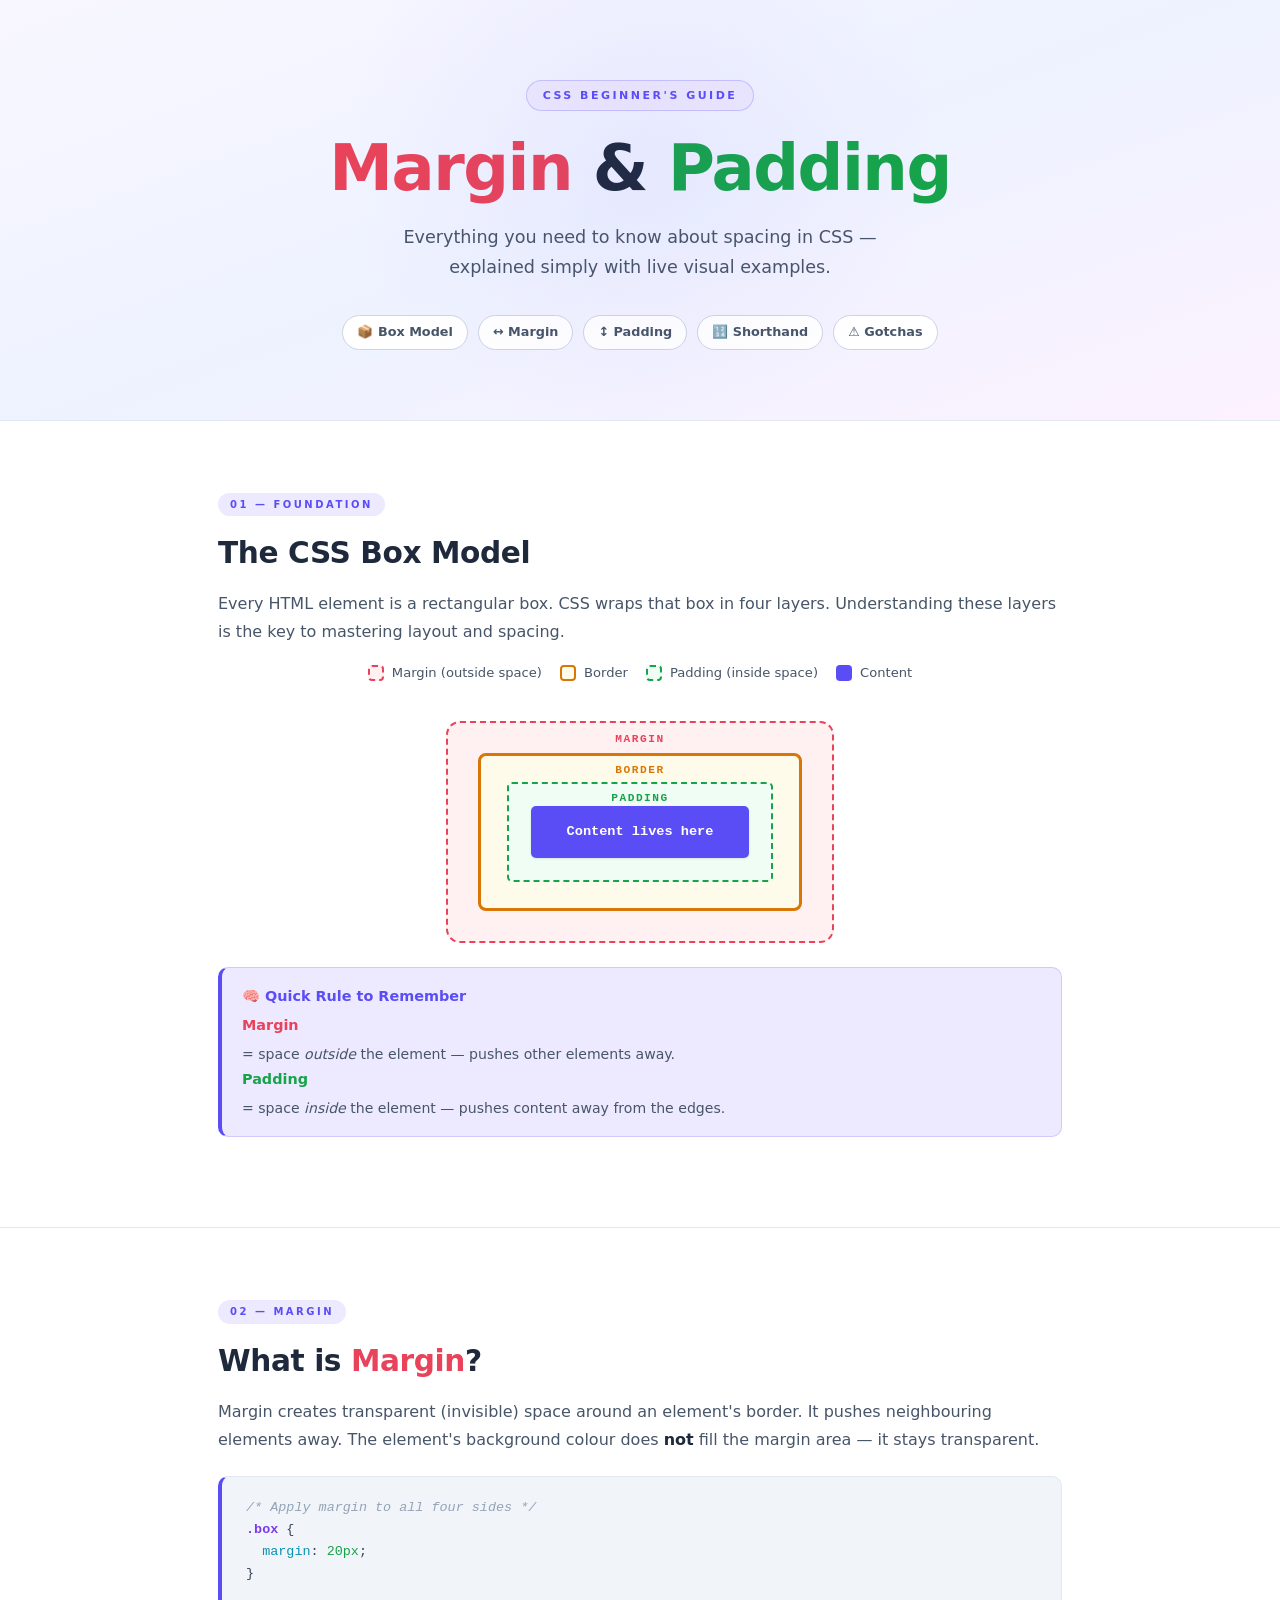
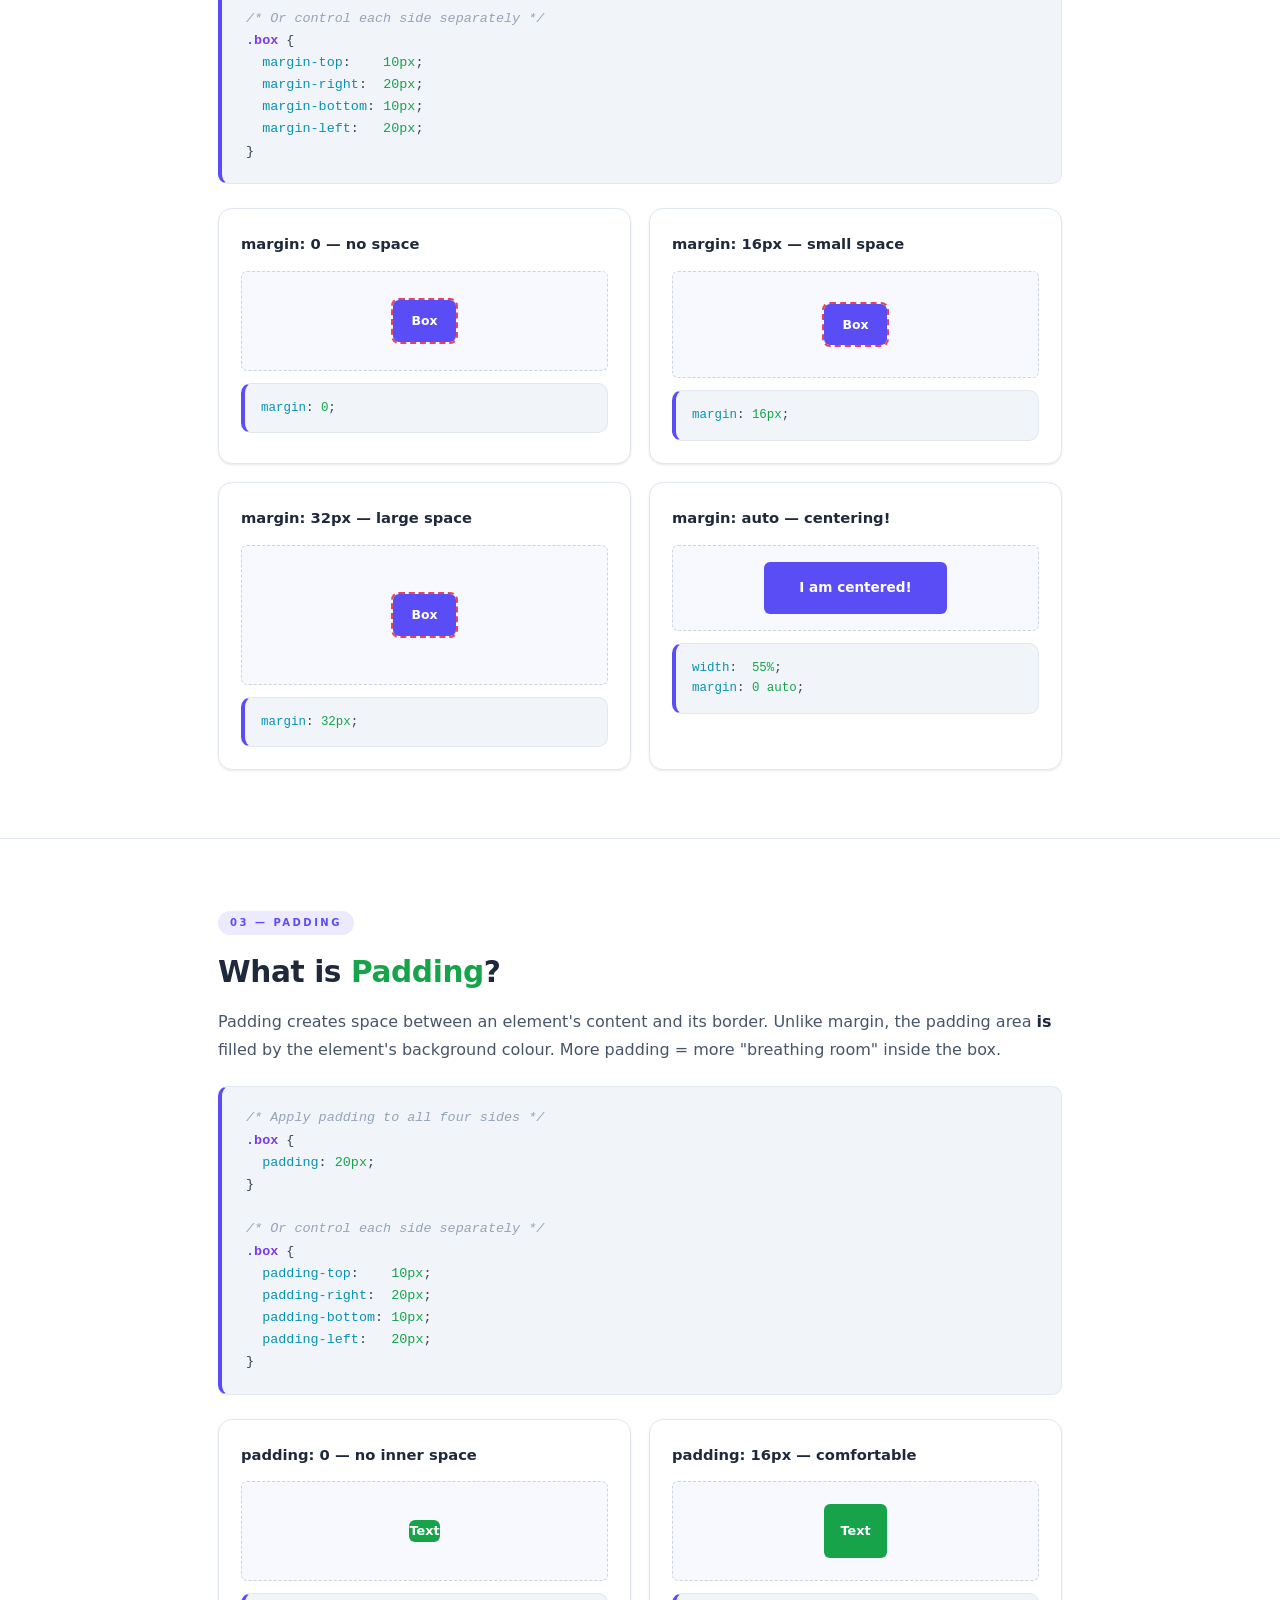
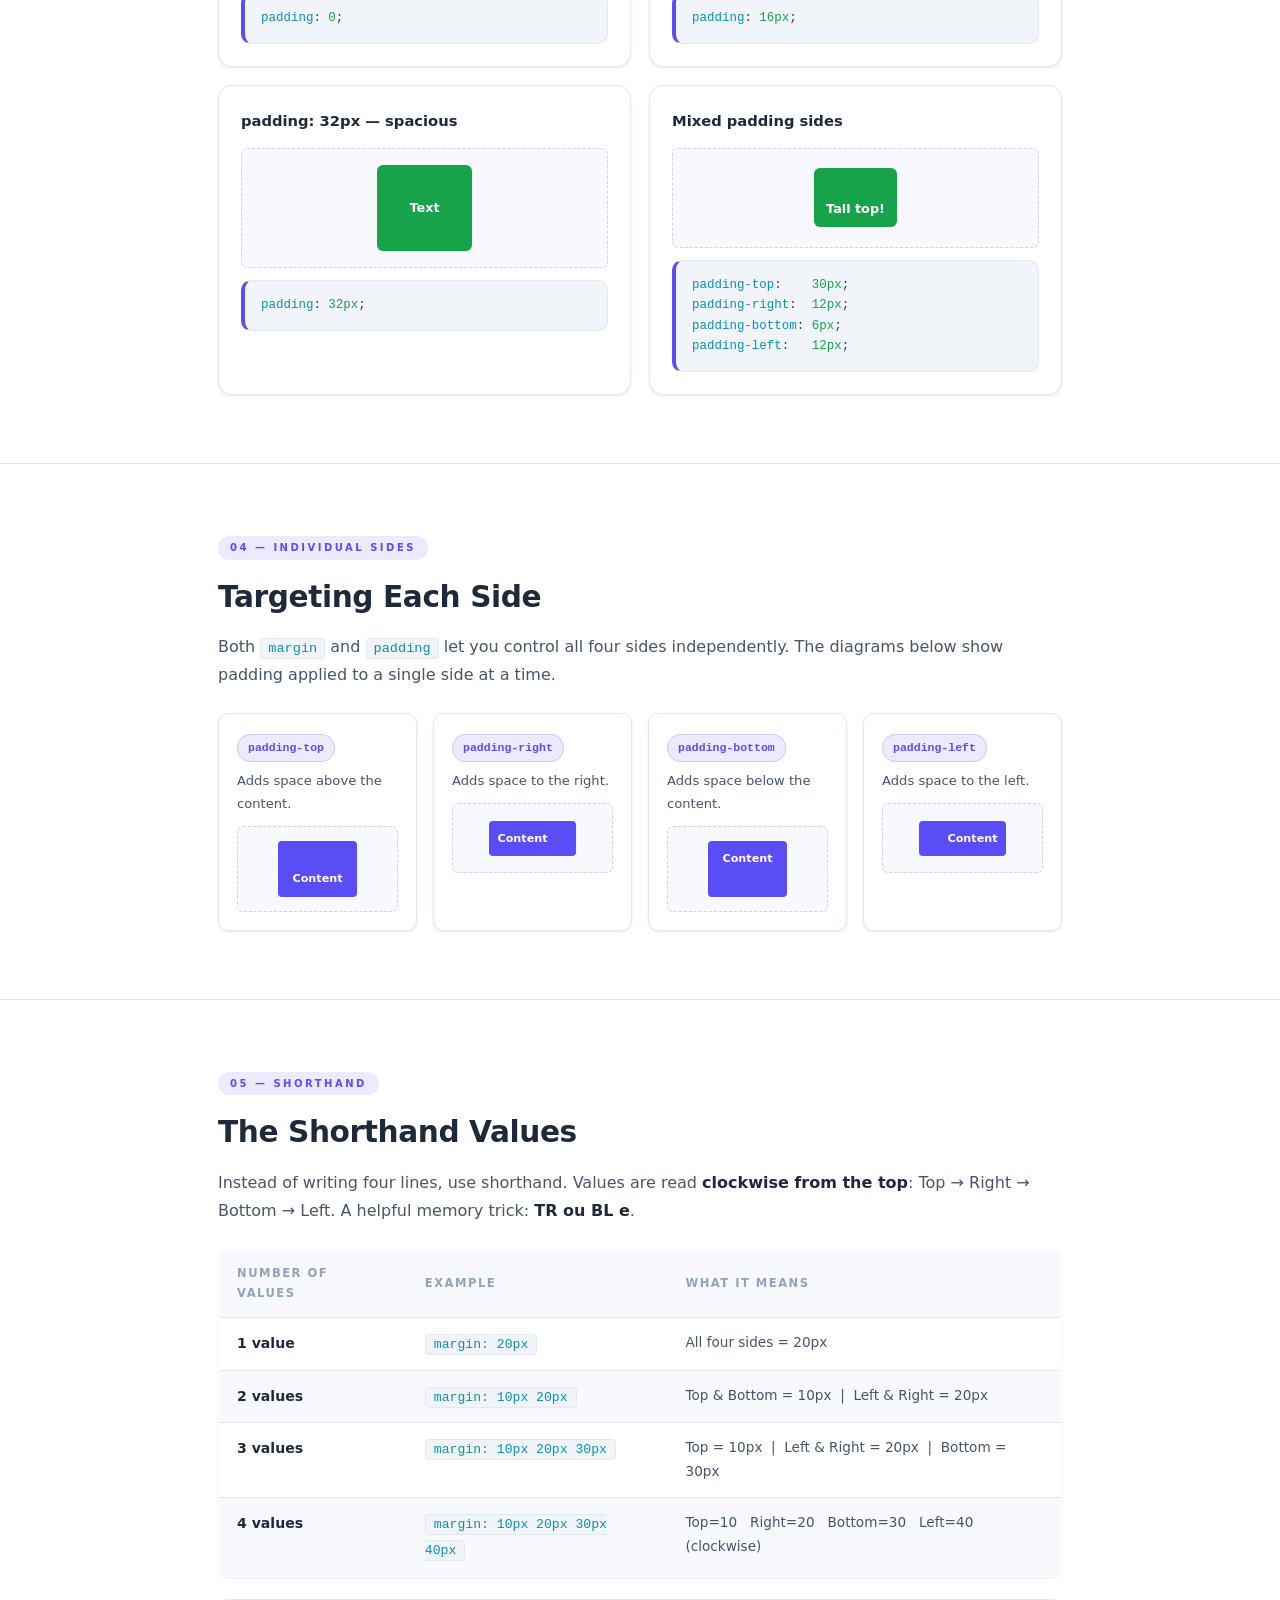
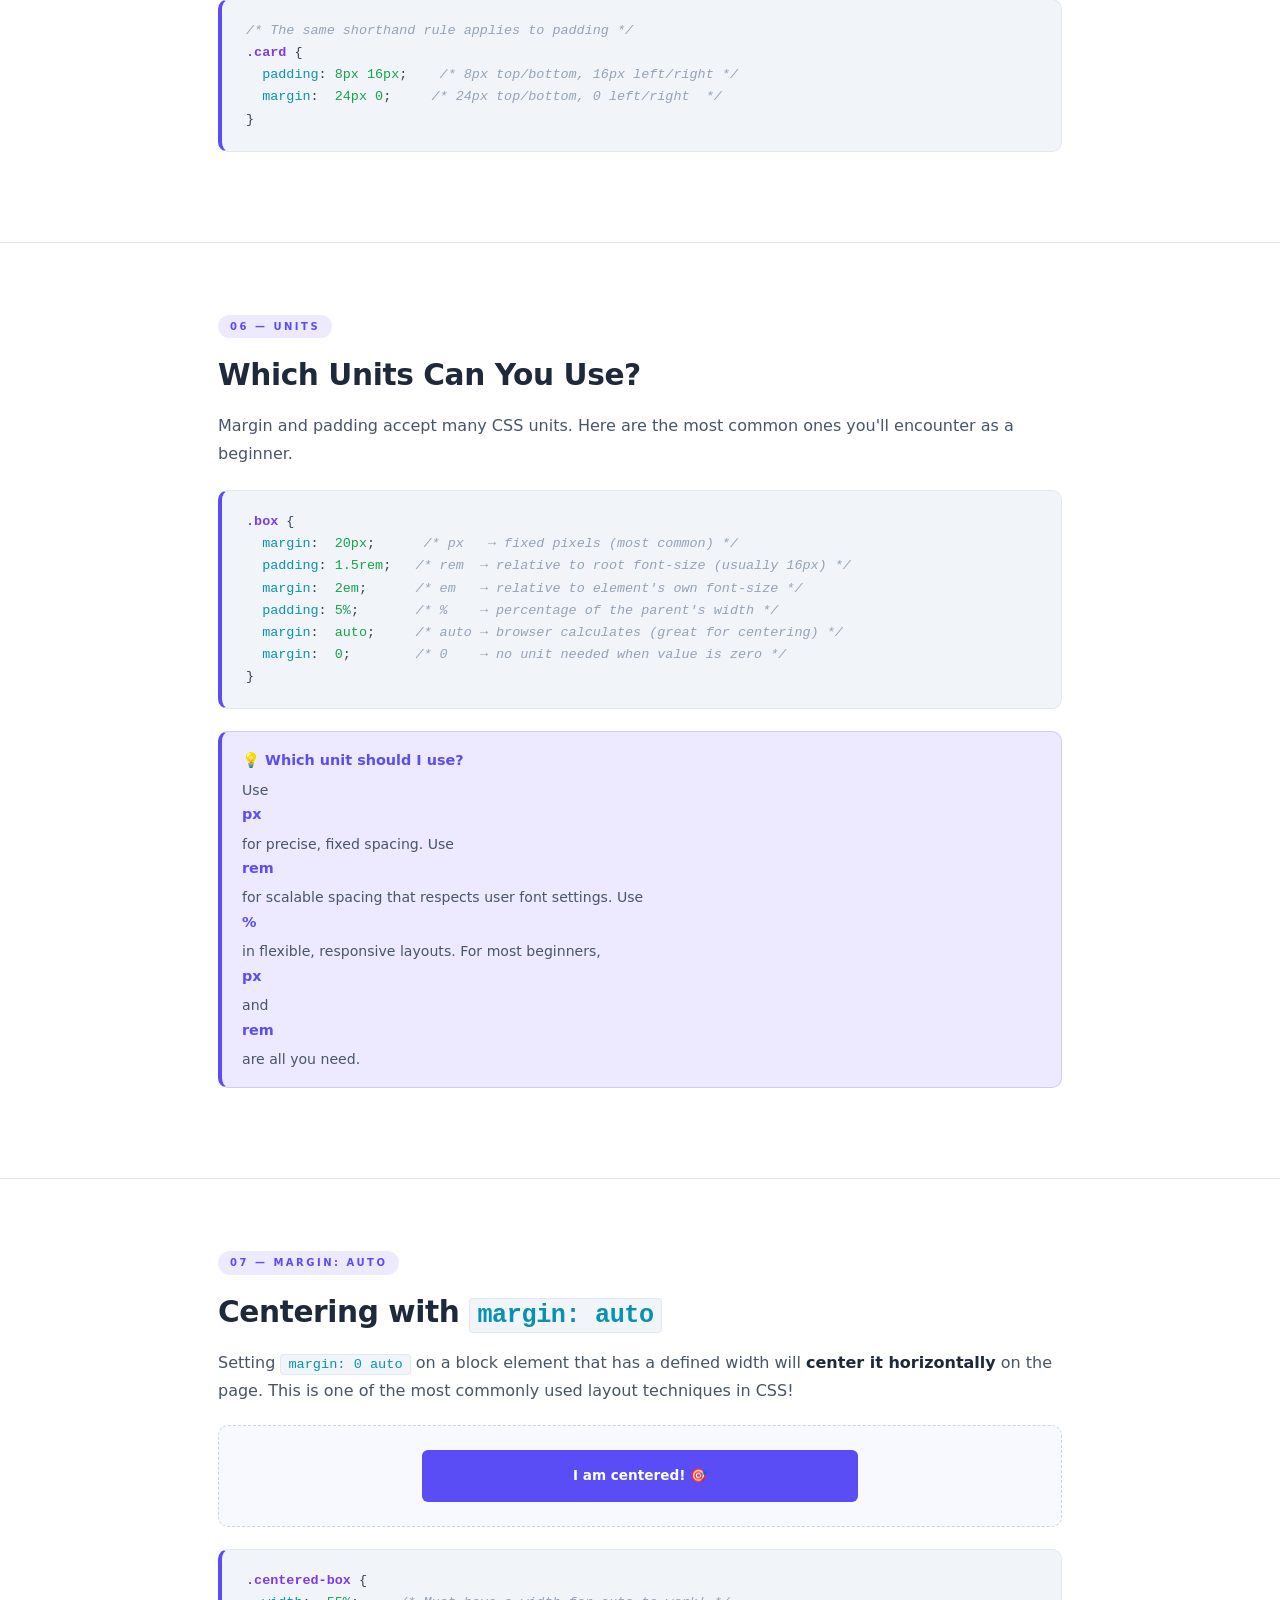
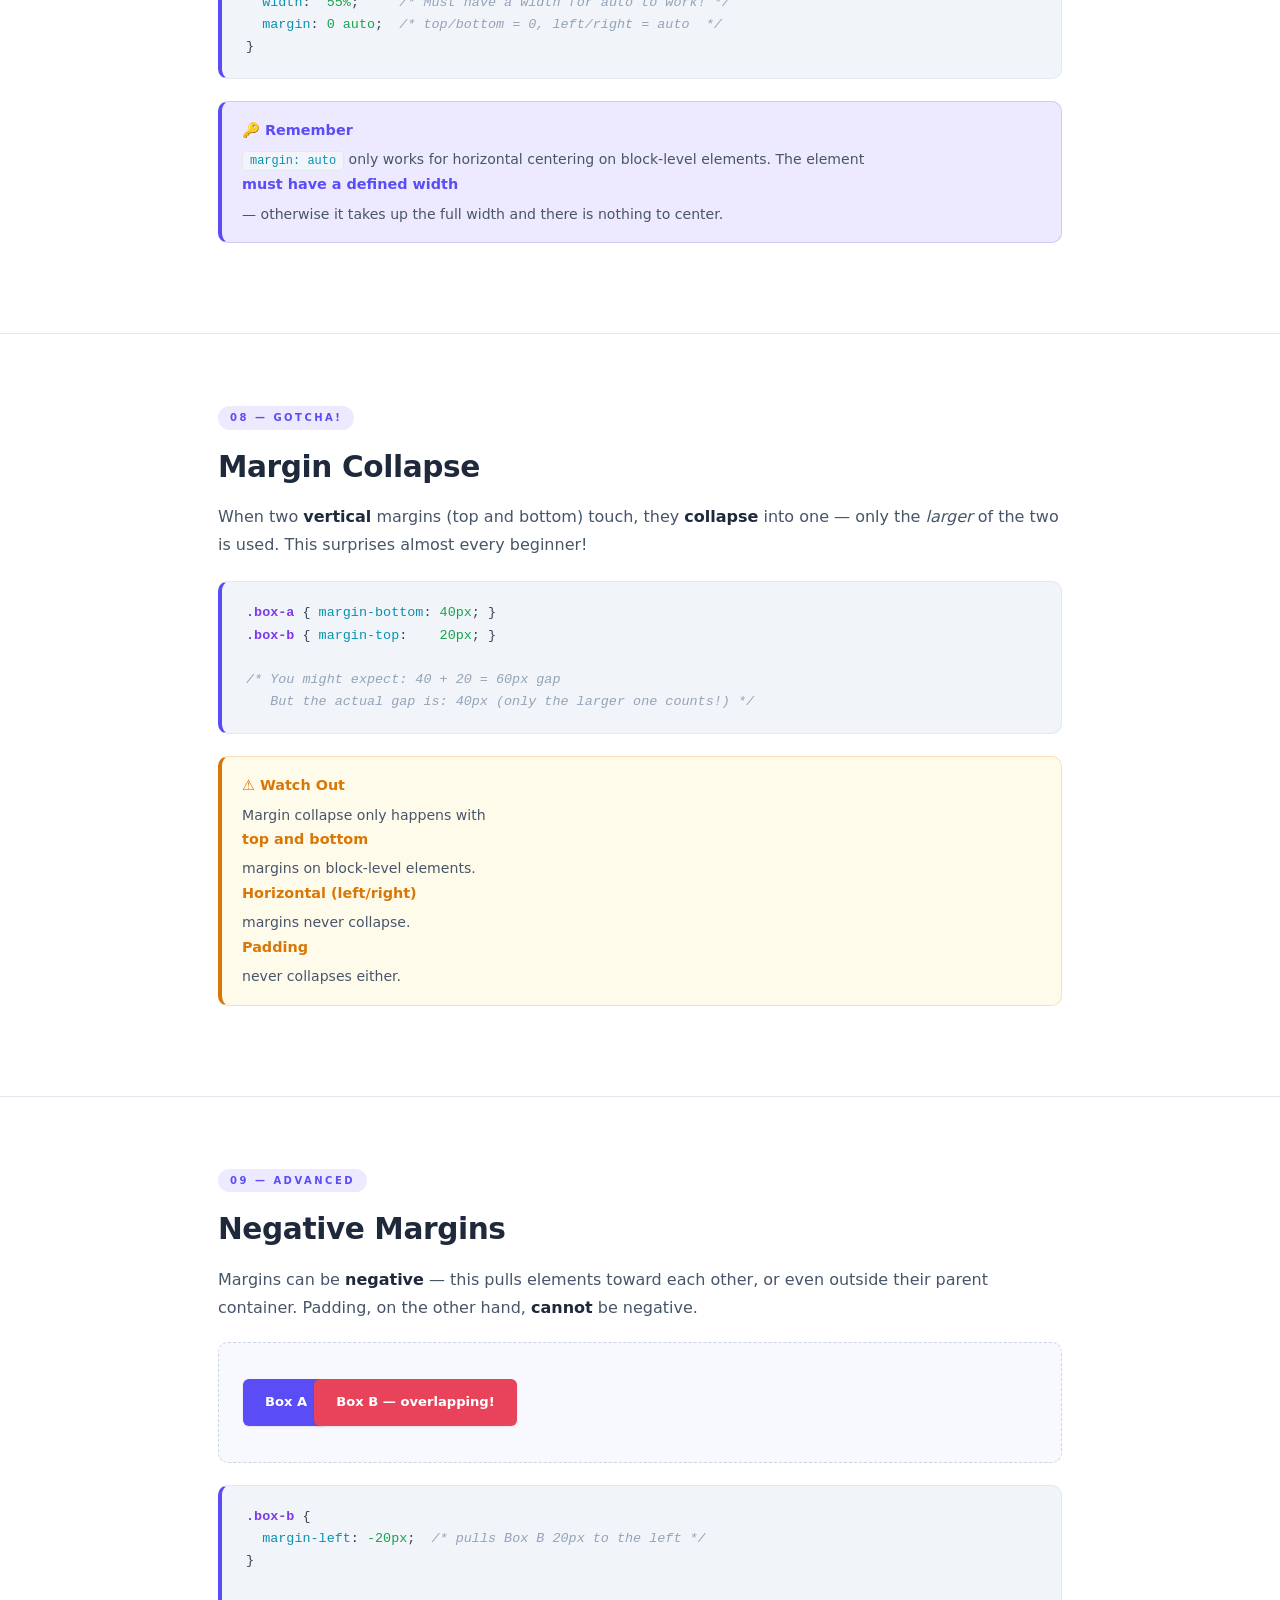
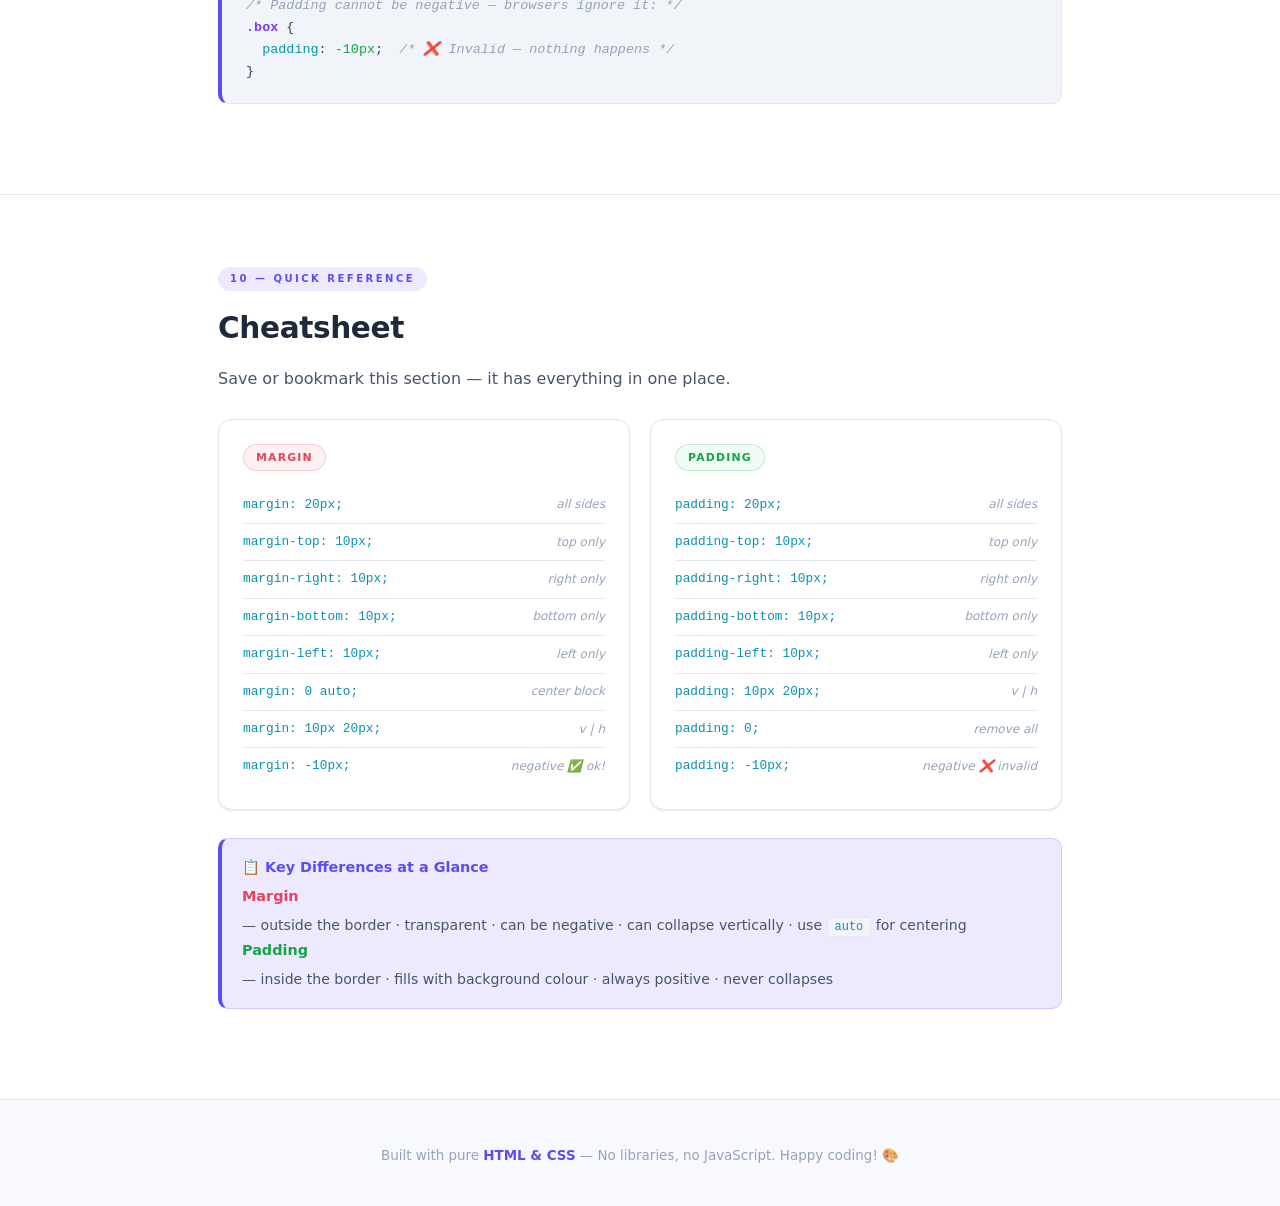
<file: index.html>
<!DOCTYPE html>
<html lang="en">
<head>
  <meta charset="UTF-8" />
  <meta name="viewport" content="width=device-width, initial-scale=1.0" />
  <title>CSS Margin &amp; Padding — Beginner's Guide</title>

  <!-- External Stylesheet -->
  <link rel="stylesheet" href="style.css" />
</head>
<body>

<!-- ══════════════════════════════════════
     HERO
     ══════════════════════════════════════ -->
<div class="hero">
  <div class="hero-eyebrow">CSS Beginner's Guide</div>
  <h1><span class="m">Margin</span> &amp; <span class="p">Padding</span></h1>
  <p class="hero-desc">Everything you need to know about spacing in CSS — explained simply with live visual examples.</p>
  <div class="hero-tags">
    <span class="hero-tag">📦 Box Model</span>
    <span class="hero-tag">↔ Margin</span>
    <span class="hero-tag">↕ Padding</span>
    <span class="hero-tag">🔢 Shorthand</span>
    <span class="hero-tag">⚠ Gotchas</span>
  </div>
</div>


<!-- ══════════════════════════════════════
     SECTION 1 — THE BOX MODEL
     ══════════════════════════════════════ -->
<section>
  <div class="container">

    <div class="section-label">01 — Foundation</div>
    <h2>The CSS Box Model</h2>
    <p>Every HTML element is a rectangular box. CSS wraps that box in four layers. Understanding these layers is the key to mastering layout and spacing.</p>

    <!-- Legend -->
    <div class="legend">
      <div class="legend-item">
        <div class="legend-dot" style="background:#fff0f2; border: 2px dashed #e8435a;"></div>
        Margin (outside space)
      </div>
      <div class="legend-item">
        <div class="legend-dot" style="background:#fffbeb; border: 2px solid #d97706;"></div>
        Border
      </div>
      <div class="legend-item">
        <div class="legend-dot" style="background:#f0fdf4; border: 2px dashed #16a34a;"></div>
        Padding (inside space)
      </div>
      <div class="legend-item">
        <div class="legend-dot" style="background:#5b4df5;"></div>
        Content
      </div>
    </div>

    <!-- Box Model Diagram -->
    <div class="box-model-wrap">
      <div class="box-model">
        <div class="bm-margin">
          <span class="bm-margin-label">margin</span>
          <div class="bm-border">
            <span class="bm-border-label">border</span>
            <div class="bm-padding">
              <span class="bm-padding-label">padding</span>
              <div class="bm-content">Content lives here</div>
            </div>
          </div>
        </div>
      </div>
    </div>

    <div class="callout">
      <strong>🧠 Quick Rule to Remember</strong>
      <p>
        <strong style="color:#e8435a;">Margin</strong> = space <em>outside</em> the element — pushes other elements away.<br>
        <strong style="color:#16a34a;">Padding</strong> = space <em>inside</em> the element — pushes content away from the edges.
      </p>
    </div>

  </div>
</section>


<!-- ══════════════════════════════════════
     SECTION 2 — MARGIN
     ══════════════════════════════════════ -->
<section>
  <div class="container">

    <div class="section-label">02 — Margin</div>
    <h2>What is <span style="color:#e8435a;">Margin</span>?</h2>
    <p>Margin creates transparent (invisible) space around an element's border. It pushes neighbouring elements away. The element's background colour does <strong>not</strong> fill the margin area — it stays transparent.</p>

<pre><span class="cmt">/* Apply margin to all four sides */</span>
<span class="kw">.box</span> {
  <span class="prop">margin</span>: <span class="val">20px</span>;
}

<span class="cmt">/* Or control each side separately */</span>
<span class="kw">.box</span> {
  <span class="prop">margin-top</span>:    <span class="val">10px</span>;
  <span class="prop">margin-right</span>:  <span class="val">20px</span>;
  <span class="prop">margin-bottom</span>: <span class="val">10px</span>;
  <span class="prop">margin-left</span>:   <span class="val">20px</span>;
}</pre>

    <div class="demo-grid">
      <!-- margin 0 -->
      <div class="demo-card">
        <h3>margin: 0 — no space</h3>
        <div class="live-area">
          <div class="ex-box ex-margin-0">Box</div>
        </div>
<pre><span class="prop">margin</span>: <span class="val">0</span>;</pre>
      </div>

      <!-- margin 16px -->
      <div class="demo-card">
        <h3>margin: 16px — small space</h3>
        <div class="live-area">
          <div class="ex-box ex-margin-16">Box</div>
        </div>
<pre><span class="prop">margin</span>: <span class="val">16px</span>;</pre>
      </div>

      <!-- margin 32px -->
      <div class="demo-card">
        <h3>margin: 32px — large space</h3>
        <div class="live-area">
          <div class="ex-box ex-margin-32">Box</div>
        </div>
<pre><span class="prop">margin</span>: <span class="val">32px</span>;</pre>
      </div>

      <!-- margin auto -->
      <div class="demo-card">
        <h3>margin: auto — centering!</h3>
        <div class="live-area-block">
          <div class="ma-box">I am centered!</div>
        </div>
<pre><span class="prop">width</span>:  <span class="val">55%</span>;
<span class="prop">margin</span>: <span class="val">0 auto</span>;</pre>
      </div>
    </div>

  </div>
</section>


<!-- ══════════════════════════════════════
     SECTION 3 — PADDING
     ══════════════════════════════════════ -->
<section>
  <div class="container">

    <div class="section-label">03 — Padding</div>
    <h2>What is <span style="color:#16a34a;">Padding</span>?</h2>
    <p>Padding creates space between an element's content and its border. Unlike margin, the padding area <strong>is</strong> filled by the element's background colour. More padding = more "breathing room" inside the box.</p>

<pre><span class="cmt">/* Apply padding to all four sides */</span>
<span class="kw">.box</span> {
  <span class="prop">padding</span>: <span class="val">20px</span>;
}

<span class="cmt">/* Or control each side separately */</span>
<span class="kw">.box</span> {
  <span class="prop">padding-top</span>:    <span class="val">10px</span>;
  <span class="prop">padding-right</span>:  <span class="val">20px</span>;
  <span class="prop">padding-bottom</span>: <span class="val">10px</span>;
  <span class="prop">padding-left</span>:   <span class="val">20px</span>;
}</pre>

    <div class="demo-grid">
      <!-- padding 0 -->
      <div class="demo-card">
        <h3>padding: 0 — no inner space</h3>
        <div class="live-area">
          <div class="ex-pad-base ex-pad-0">Text</div>
        </div>
<pre><span class="prop">padding</span>: <span class="val">0</span>;</pre>
      </div>

      <!-- padding 16px -->
      <div class="demo-card">
        <h3>padding: 16px — comfortable</h3>
        <div class="live-area">
          <div class="ex-pad-base ex-pad-16">Text</div>
        </div>
<pre><span class="prop">padding</span>: <span class="val">16px</span>;</pre>
      </div>

      <!-- padding 32px -->
      <div class="demo-card">
        <h3>padding: 32px — spacious</h3>
        <div class="live-area">
          <div class="ex-pad-base ex-pad-32">Text</div>
        </div>
<pre><span class="prop">padding</span>: <span class="val">32px</span>;</pre>
      </div>

      <!-- mixed padding -->
      <div class="demo-card">
        <h3>Mixed padding sides</h3>
        <div class="live-area">
          <div style="background:#16a34a;color:#fff;font-weight:700;font-size:.8rem;border-radius:6px;padding-top:30px;padding-right:12px;padding-bottom:6px;padding-left:12px;">Tall top!</div>
        </div>
<pre><span class="prop">padding-top</span>:    <span class="val">30px</span>;
<span class="prop">padding-right</span>:  <span class="val">12px</span>;
<span class="prop">padding-bottom</span>: <span class="val">6px</span>;
<span class="prop">padding-left</span>:   <span class="val">12px</span>;</pre>
      </div>
    </div>

  </div>
</section>


<!-- ══════════════════════════════════════
     SECTION 4 — INDIVIDUAL SIDES
     ══════════════════════════════════════ -->
<section>
  <div class="container">

    <div class="section-label">04 — Individual Sides</div>
    <h2>Targeting Each Side</h2>
    <p>Both <code>margin</code> and <code>padding</code> let you control all four sides independently. The diagrams below show padding applied to a single side at a time.</p>

    <div class="sides-grid">
      <div class="side-card">
        <div class="pill">padding-top</div>
        <p>Adds space above the content.</p>
        <div class="side-demo-wrap">
          <div class="side-demo-box s-top">Content</div>
        </div>
      </div>
      <div class="side-card">
        <div class="pill">padding-right</div>
        <p>Adds space to the right.</p>
        <div class="side-demo-wrap">
          <div class="side-demo-box s-right">Content</div>
        </div>
      </div>
      <div class="side-card">
        <div class="pill">padding-bottom</div>
        <p>Adds space below the content.</p>
        <div class="side-demo-wrap">
          <div class="side-demo-box s-bottom">Content</div>
        </div>
      </div>
      <div class="side-card">
        <div class="pill">padding-left</div>
        <p>Adds space to the left.</p>
        <div class="side-demo-wrap">
          <div class="side-demo-box s-left">Content</div>
        </div>
      </div>
    </div>

  </div>
</section>


<!-- ══════════════════════════════════════
     SECTION 5 — SHORTHAND
     ══════════════════════════════════════ -->
<section>
  <div class="container">

    <div class="section-label">05 — Shorthand</div>
    <h2>The Shorthand Values</h2>
    <p>Instead of writing four lines, use shorthand. Values are read <strong>clockwise from the top</strong>: Top → Right → Bottom → Left. A helpful memory trick: <strong>TR ou BL e</strong>.</p>

    <table class="shorthand-table">
      <thead>
        <tr>
          <th>Number of Values</th>
          <th>Example</th>
          <th>What it means</th>
        </tr>
      </thead>
      <tbody>
        <tr>
          <td><strong>1 value</strong></td>
          <td><code>margin: 20px</code></td>
          <td class="desc">All four sides = 20px</td>
        </tr>
        <tr>
          <td><strong>2 values</strong></td>
          <td><code>margin: 10px 20px</code></td>
          <td class="desc">Top &amp; Bottom = 10px &nbsp;|&nbsp; Left &amp; Right = 20px</td>
        </tr>
        <tr>
          <td><strong>3 values</strong></td>
          <td><code>margin: 10px 20px 30px</code></td>
          <td class="desc">Top = 10px &nbsp;|&nbsp; Left &amp; Right = 20px &nbsp;|&nbsp; Bottom = 30px</td>
        </tr>
        <tr>
          <td><strong>4 values</strong></td>
          <td><code>margin: 10px 20px 30px 40px</code></td>
          <td class="desc">Top=10 &nbsp; Right=20 &nbsp; Bottom=30 &nbsp; Left=40 (clockwise)</td>
        </tr>
      </tbody>
    </table>

<pre><span class="cmt">/* The same shorthand rule applies to padding */</span>
<span class="kw">.card</span> {
  <span class="prop">padding</span>: <span class="val">8px 16px</span>;    <span class="cmt">/* 8px top/bottom, 16px left/right */</span>
  <span class="prop">margin</span>:  <span class="val">24px 0</span>;     <span class="cmt">/* 24px top/bottom, 0 left/right  */</span>
}</pre>

  </div>
</section>


<!-- ══════════════════════════════════════
     SECTION 6 — UNITS
     ══════════════════════════════════════ -->
<section>
  <div class="container">

    <div class="section-label">06 — Units</div>
    <h2>Which Units Can You Use?</h2>
    <p>Margin and padding accept many CSS units. Here are the most common ones you'll encounter as a beginner.</p>

<pre><span class="kw">.box</span> {
  <span class="prop">margin</span>:  <span class="val">20px</span>;      <span class="cmt">/* px   → fixed pixels (most common) */</span>
  <span class="prop">padding</span>: <span class="val">1.5rem</span>;   <span class="cmt">/* rem  → relative to root font-size (usually 16px) */</span>
  <span class="prop">margin</span>:  <span class="val">2em</span>;      <span class="cmt">/* em   → relative to element's own font-size */</span>
  <span class="prop">padding</span>: <span class="val">5%</span>;       <span class="cmt">/* %    → percentage of the parent's width */</span>
  <span class="prop">margin</span>:  <span class="val">auto</span>;     <span class="cmt">/* auto → browser calculates (great for centering) */</span>
  <span class="prop">margin</span>:  <span class="val">0</span>;        <span class="cmt">/* 0    → no unit needed when value is zero */</span>
}</pre>

    <div class="callout">
      <strong>💡 Which unit should I use?</strong>
      <p>Use <strong>px</strong> for precise, fixed spacing. Use <strong>rem</strong> for scalable spacing that respects user font settings. Use <strong>%</strong> in flexible, responsive layouts. For most beginners, <strong>px</strong> and <strong>rem</strong> are all you need.</p>
    </div>

  </div>
</section>


<!-- ══════════════════════════════════════
     SECTION 7 — MARGIN AUTO
     ══════════════════════════════════════ -->
<section>
  <div class="container">

    <div class="section-label">07 — margin: auto</div>
    <h2>Centering with <code>margin: auto</code></h2>
    <p>Setting <code>margin: 0 auto</code> on a block element that has a defined width will <strong>center it horizontally</strong> on the page. This is one of the most commonly used layout techniques in CSS!</p>

    <div class="margin-auto-demo">
      <div class="ma-box">I am centered! 🎯</div>
    </div>

<pre><span class="kw">.centered-box</span> {
  <span class="prop">width</span>:  <span class="val">55%</span>;     <span class="cmt">/* Must have a width for auto to work! */</span>
  <span class="prop">margin</span>: <span class="val">0 auto</span>;  <span class="cmt">/* top/bottom = 0, left/right = auto  */</span>
}</pre>

    <div class="callout">
      <strong>🔑 Remember</strong>
      <p><code>margin: auto</code> only works for horizontal centering on block-level elements. The element <strong>must have a defined width</strong> — otherwise it takes up the full width and there is nothing to center.</p>
    </div>

  </div>
</section>


<!-- ══════════════════════════════════════
     SECTION 8 — MARGIN COLLAPSE
     ══════════════════════════════════════ -->
<section>
  <div class="container">

    <div class="section-label">08 — Gotcha!</div>
    <h2>Margin Collapse</h2>
    <p>When two <strong>vertical</strong> margins (top and bottom) touch, they <strong>collapse</strong> into one — only the <em>larger</em> of the two is used. This surprises almost every beginner!</p>

<pre><span class="kw">.box-a</span> { <span class="prop">margin-bottom</span>: <span class="val">40px</span>; }
<span class="kw">.box-b</span> { <span class="prop">margin-top</span>:    <span class="val">20px</span>; }

<span class="cmt">/* You might expect: 40 + 20 = 60px gap
   But the actual gap is: 40px (only the larger one counts!) */</span></pre>

    <div class="callout callout-warn">
      <strong>⚠ Watch Out</strong>
      <p>Margin collapse only happens with <strong>top and bottom</strong> margins on block-level elements. <strong>Horizontal (left/right)</strong> margins never collapse. <strong>Padding</strong> never collapses either.</p>
    </div>

  </div>
</section>


<!-- ══════════════════════════════════════
     SECTION 9 — NEGATIVE MARGIN
     ══════════════════════════════════════ -->
<section>
  <div class="container">

    <div class="section-label">09 — Advanced</div>
    <h2>Negative Margins</h2>
    <p>Margins can be <strong>negative</strong> — this pulls elements toward each other, or even outside their parent container. Padding, on the other hand, <strong>cannot</strong> be negative.</p>

    <div class="neg-demo">
      <div class="neg-a">Box A</div>
      <div class="neg-b">Box B — overlapping!</div>
    </div>

<pre><span class="kw">.box-b</span> {
  <span class="prop">margin-left</span>: <span class="val">-20px</span>;  <span class="cmt">/* pulls Box B 20px to the left */</span>
}

<span class="cmt">/* Padding cannot be negative — browsers ignore it: */</span>
<span class="kw">.box</span> {
  <span class="prop">padding</span>: <span class="val">-10px</span>;  <span class="cmt">/* ❌ Invalid — nothing happens */</span>
}</pre>

  </div>
</section>


<!-- ══════════════════════════════════════
     SECTION 10 — CHEATSHEET
     ══════════════════════════════════════ -->
<section>
  <div class="container">

    <div class="section-label">10 — Quick Reference</div>
    <h2>Cheatsheet</h2>
    <p>Save or bookmark this section — it has everything in one place.</p>

    <div class="cheat-grid">
      <!-- Margin cheatsheet -->
      <div class="cheat-card">
        <h3><span class="badge badge-m">MARGIN</span></h3>
        <ul class="cheat-list">
          <li>margin: 20px; <span>all sides</span></li>
          <li>margin-top: 10px; <span>top only</span></li>
          <li>margin-right: 10px; <span>right only</span></li>
          <li>margin-bottom: 10px; <span>bottom only</span></li>
          <li>margin-left: 10px; <span>left only</span></li>
          <li>margin: 0 auto; <span>center block</span></li>
          <li>margin: 10px 20px; <span>v | h</span></li>
          <li>margin: -10px; <span>negative ✅ ok!</span></li>
        </ul>
      </div>

      <!-- Padding cheatsheet -->
      <div class="cheat-card">
        <h3><span class="badge badge-p">PADDING</span></h3>
        <ul class="cheat-list">
          <li>padding: 20px; <span>all sides</span></li>
          <li>padding-top: 10px; <span>top only</span></li>
          <li>padding-right: 10px; <span>right only</span></li>
          <li>padding-bottom: 10px; <span>bottom only</span></li>
          <li>padding-left: 10px; <span>left only</span></li>
          <li>padding: 10px 20px; <span>v | h</span></li>
          <li>padding: 0; <span>remove all</span></li>
          <li>padding: -10px; <span>negative ❌ invalid</span></li>
        </ul>
      </div>
    </div>

    <div class="callout" style="margin-top: 28px;">
      <strong>📋 Key Differences at a Glance</strong>
      <p>
        <strong style="color:#e8435a;">Margin</strong> — outside the border · transparent · can be negative · can collapse vertically · use <code>auto</code> for centering<br>
        <strong style="color:#16a34a;">Padding</strong> — inside the border · fills with background colour · always positive · never collapses
      </p>
    </div>

  </div>
</section>


<!-- ══════════════════════════════════════
     FOOTER
     ══════════════════════════════════════ -->
<footer>
  Built with pure <strong>HTML &amp; CSS</strong> — No libraries, no JavaScript. Happy coding! 🎨
</footer>

</body>
</html>
</file>
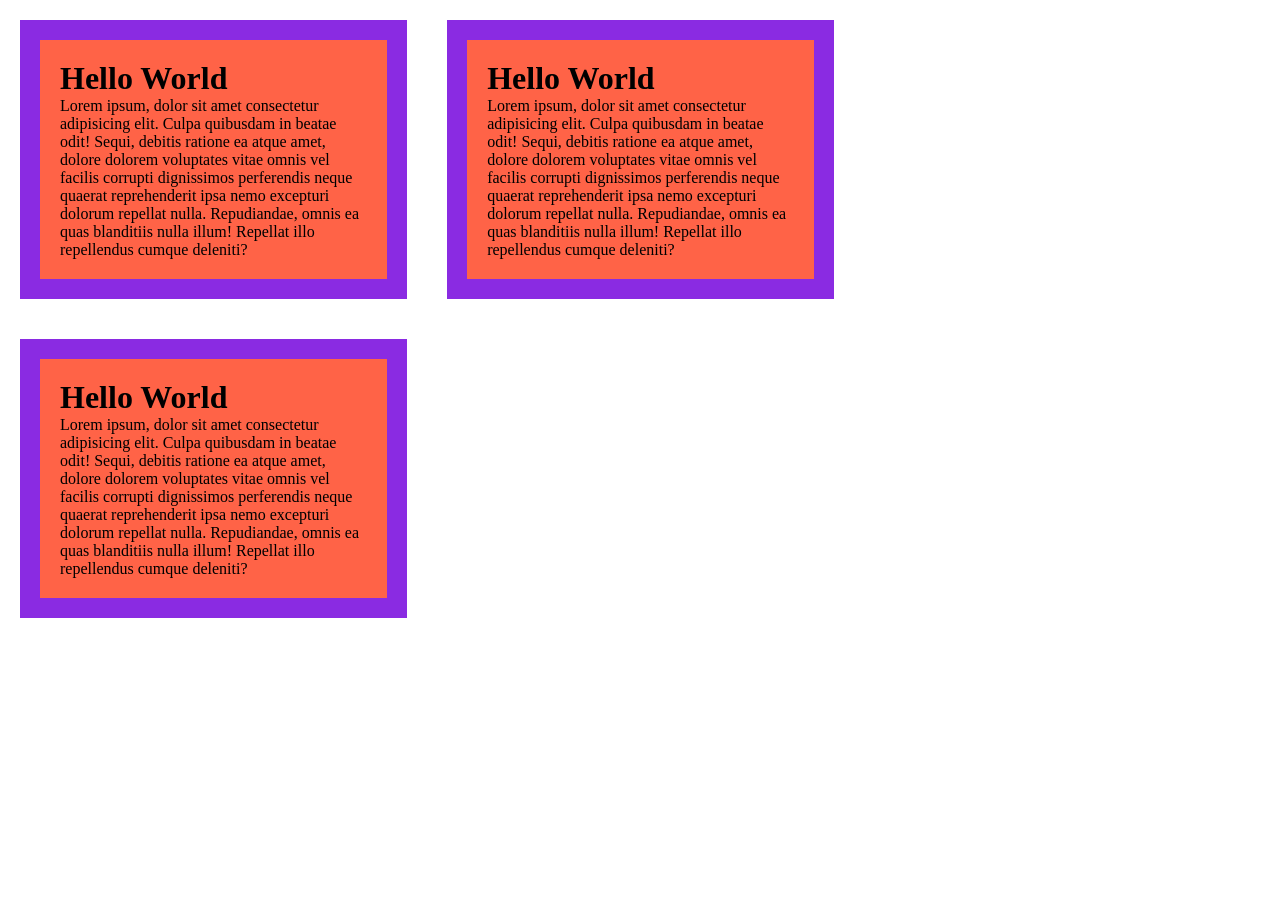
<file: New folder/index.html>
<!DOCTYPE html>
<html lang="en">
<head>
    <meta charset="UTF-8">
    <meta name="viewport" content="width=device-width, initial-scale=1.0">
    <title>Document</title>
    <link rel="stylesheet" href="./style.css">
</head>
<body>
    <!-- <div class="para">
        <h1>Hello World</h1>
        <p>Lorem ipsum dolor, sit amet consectetur adipisicing elit. Aspernatur nemo, ea eligendi necessitatibus quia blanditiis minima et vitae cum corporis quaerat ab dolor repellat facilis, maxime voluptatem? Sequi ullam impedit necessitatibus illum, commodi porro consectetur veritatis! Maiores officia veritatis eum?</p>
        <div class="sara">
            <h2>Click me</h2>
        </div>
    </div>
    <div class="mara">
        <h1>Hello World</h1>
        <p>Lorem ipsum dolor, sit amet consectetur adipisicing elit. Aspernatur nemo, ea eligendi necessitatibus quia blanditiis minima et vitae cum corporis quaerat ab dolor repellat facilis, maxime voluptatem? Sequi ullam impedit necessitatibus illum, commodi porro consectetur veritatis! Maiores officia veritatis eum?</p>
    </div>
    <div class="gara">
        <iframe width="560" height="315" src="https://www.youtube.com/embed/Kb76Pw2mGpE?si=5pxg1jEOS6uxxo4l" title="YouTube video player" frameborder="0" allow="accelerometer; autoplay; clipboard-write; encrypted-media; gyroscope; picture-in-picture; web-share" referrerpolicy="strict-origin-when-cross-origin" allowfullscreen></iframe>
    </div>

    <div class="dara">
        <h1>Hello world</h1>
        <p>Lorem ipsum dolor sit amet, consectetur adipisicing elit. Recusandae eveniet dolorem qui pariatur ratione rem porro cum! Esse, et mollitia corporis cumque at laborum iure dolores non architecto eum perspiciatis. Assumenda consequuntur nulla excepturi placeat dolor non tenetur est Lorem ipsum dolor sit, amet consectetur adipisicing elit. Pariatur dignissimos totam eius quis vitae excepturi numquam ducimus ad voluptatem cupiditate.</p>
    </div> -->
<div class="moon">
    <h1>Hello World</h1>
    <p>Lorem ipsum, dolor sit amet consectetur adipisicing elit. Culpa quibusdam in beatae odit! Sequi, debitis ratione ea atque amet, dolore dolorem voluptates vitae omnis vel facilis corrupti dignissimos perferendis neque quaerat reprehenderit ipsa nemo excepturi dolorum repellat nulla. Repudiandae, omnis ea quas blanditiis nulla illum! Repellat illo repellendus cumque deleniti?</p>
</div>
<div class="moon">
    <h1>Hello World</h1>
    <p>Lorem ipsum, dolor sit amet consectetur adipisicing elit. Culpa quibusdam in beatae odit! Sequi, debitis ratione ea atque amet, dolore dolorem voluptates vitae omnis vel facilis corrupti dignissimos perferendis neque quaerat reprehenderit ipsa nemo excepturi dolorum repellat nulla. Repudiandae, omnis ea quas blanditiis nulla illum! Repellat illo repellendus cumque deleniti?</p>
</div>
<div class="moon">
    <h1>Hello World</h1>
    <p>Lorem ipsum, dolor sit amet consectetur adipisicing elit. Culpa quibusdam in beatae odit! Sequi, debitis ratione ea atque amet, dolore dolorem voluptates vitae omnis vel facilis corrupti dignissimos perferendis neque quaerat reprehenderit ipsa nemo excepturi dolorum repellat nulla. Repudiandae, omnis ea quas blanditiis nulla illum! Repellat illo repellendus cumque deleniti?</p>
</div>



</body>
</html>
</file>
<file: style.css>
/* =============================================
   CSS Margin & Padding — Beginner's Guide
   External Stylesheet (style.css)
   ============================================= */

/* ── RESET ─────────────────────────────────── */
*, *::before, *::after {
  box-sizing: border-box;
  margin: 0;
  padding: 0;
}

/* ── CSS VARIABLES ──────────────────────────── */
:root {
  --bg:         #ffffff;
  --surface:    #f8f9ff;
  --card:       #ffffff;
  --border:     #e2e8f0;
  --border-med: #cbd5e1;

  --accent:     #5b4df5;       /* purple — links, accents */
  --accent-lt:  #ede9fe;       /* light purple tint */
  --margin-c:   #e8435a;       /* red-pink — margin colour */
  --margin-lt:  #fff0f2;
  --padding-c:  #16a34a;       /* green — padding colour */
  --padding-lt: #f0fdf4;
  --border-c:   #d97706;       /* amber — border colour */
  --border-lt:  #fffbeb;
  --content-c:  #5b4df5;       /* purple — content colour */
  --content-lt: #ede9fe;
  --yellow:     #d97706;
  --cyan:       #0891b2;

  --text:       #1e293b;       /* near-black body text */
  --text-med:   #475569;       /* medium grey */
  --text-muted: #94a3b8;       /* soft grey */

  --code-bg:    #f1f5f9;
  --code-text:  #334155;

  --font-body:  'Segoe UI', system-ui, -apple-system, sans-serif;
  --font-mono:  'Cascadia Code', 'Fira Code', 'Consolas', monospace;

  --radius-sm:  6px;
  --radius-md:  10px;
  --radius-lg:  14px;
  --shadow-sm:  0 1px 3px rgba(0,0,0,.06), 0 1px 2px rgba(0,0,0,.04);
  --shadow-md:  0 4px 12px rgba(0,0,0,.08), 0 2px 4px rgba(0,0,0,.04);
}

/* ── BASE ───────────────────────────────────── */
html {
  scroll-behavior: smooth;
}

body {
  font-family: var(--font-body);
  background: var(--bg);
  color: var(--text);
  line-height: 1.75;
  font-size: 16px;
}

/* ── TYPOGRAPHY ─────────────────────────────── */
h2 {
  font-size: 1.85rem;
  font-weight: 700;
  color: var(--text);
  margin-bottom: 10px;
  letter-spacing: -0.4px;
}

h3 {
  font-size: 1rem;
  font-weight: 600;
  color: var(--text);
  margin-bottom: 10px;
}

p {
  color: var(--text-med);
  margin-bottom: 16px;
}

p:last-child {
  margin-bottom: 0;
}

strong {
  color: var(--text);
  font-weight: 600;
}

/* ── INLINE CODE ────────────────────────────── */
code {
  font-family: var(--font-mono);
  font-size: .85em;
  background: var(--code-bg);
  border: 1px solid var(--border);
  padding: 2px 7px;
  border-radius: 4px;
  color: var(--cyan);
}

/* ── LAYOUT ─────────────────────────────────── */
.container {
  max-width: 900px;
  margin: 0 auto;
  padding: 0 28px;
}

section {
  padding: 68px 0;
  border-bottom: 1px solid var(--border);
}

section:last-of-type {
  border-bottom: none;
}

/* ── SECTION LABEL ──────────────────────────── */
.section-label {
  display: inline-block;
  font-size: 10px;
  font-weight: 700;
  letter-spacing: 2.5px;
  text-transform: uppercase;
  color: var(--accent);
  background: var(--accent-lt);
  padding: 3px 12px;
  border-radius: 20px;
  margin-bottom: 12px;
}

/* ════════════════════════════════════════════
   HERO
   ════════════════════════════════════════════ */
.hero {
  background: linear-gradient(160deg, #f8f7ff 0%, #eef2ff 50%, #fdf2ff 100%);
  border-bottom: 1px solid var(--border);
  padding: 80px 40px 70px;
  text-align: center;
  position: relative;
  overflow: hidden;
}

.hero::before {
  content: '';
  position: absolute;
  width: 600px;
  height: 600px;
  border-radius: 50%;
  background: radial-gradient(circle, rgba(91,77,245,.06) 0%, transparent 70%);
  top: -150px;
  left: 50%;
  transform: translateX(-50%);
  pointer-events: none;
}

.hero-eyebrow {
  display: inline-block;
  font-size: 11px;
  font-weight: 700;
  letter-spacing: 2.5px;
  text-transform: uppercase;
  color: var(--accent);
  background: var(--accent-lt);
  border: 1px solid rgba(91,77,245,.25);
  padding: 5px 16px;
  border-radius: 20px;
  margin-bottom: 22px;
}

.hero h1 {
  font-size: clamp(2.2rem, 6vw, 4rem);
  font-weight: 800;
  letter-spacing: -1.5px;
  line-height: 1.1;
  color: var(--text);
  margin-bottom: 18px;
}

.hero h1 span.m { color: var(--margin-c); }
.hero h1 span.p { color: var(--padding-c); }

.hero-desc {
  color: var(--text-med);
  font-size: 1.1rem;
  max-width: 520px;
  margin: 0 auto 32px;
}

.hero-tags {
  display: flex;
  gap: 10px;
  justify-content: center;
  flex-wrap: wrap;
}

.hero-tag {
  font-size: .8rem;
  font-weight: 600;
  padding: 5px 14px;
  border-radius: 20px;
  border: 1px solid var(--border-med);
  color: var(--text-med);
  background: #fff;
}

/* ════════════════════════════════════════════
   CODE BLOCKS
   ════════════════════════════════════════════ */
pre {
  background: var(--code-bg);
  border: 1px solid var(--border);
  border-left: 4px solid var(--accent);
  border-radius: var(--radius-md);
  padding: 20px 24px;
  font-family: var(--font-mono);
  font-size: .84rem;
  color: var(--code-text);
  overflow-x: auto;
  margin: 22px 0;
  line-height: 1.65;
}

/* Syntax highlight spans */
.kw   { color: #7c3aed; font-weight: 600; }
.prop { color: #0891b2; }
.val  { color: #16a34a; }
.cmt  { color: #94a3b8; font-style: italic; }

/* ════════════════════════════════════════════
   BOX MODEL DIAGRAM
   ════════════════════════════════════════════ */
.box-model-wrap {
  display: flex;
  justify-content: center;
  margin: 36px 0 24px;
}

.box-model {
  display: inline-block;
  font-family: var(--font-mono);
  font-size: .76rem;
}

.bm-margin {
  background: var(--margin-lt);
  border: 2px dashed var(--margin-c);
  border-radius: 14px;
  padding: 30px;
  position: relative;
}

.bm-margin-label {
  position: absolute;
  top: 7px;
  left: 50%;
  transform: translateX(-50%);
  color: var(--margin-c);
  font-size: .7rem;
  letter-spacing: 1.5px;
  text-transform: uppercase;
  font-weight: 700;
  white-space: nowrap;
}

.bm-border {
  background: var(--border-lt);
  border: 3px solid var(--border-c);
  border-radius: 8px;
  padding: 26px;
  position: relative;
}

.bm-border-label {
  position: absolute;
  top: 5px;
  left: 50%;
  transform: translateX(-50%);
  color: var(--border-c);
  font-size: .7rem;
  letter-spacing: 1.5px;
  text-transform: uppercase;
  font-weight: 700;
  white-space: nowrap;
}

.bm-padding {
  background: var(--padding-lt);
  border: 2px dashed var(--padding-c);
  border-radius: 5px;
  padding: 22px;
  position: relative;
}

.bm-padding-label {
  position: absolute;
  top: 5px;
  left: 50%;
  transform: translateX(-50%);
  color: var(--padding-c);
  font-size: .7rem;
  letter-spacing: 1.5px;
  text-transform: uppercase;
  font-weight: 700;
  white-space: nowrap;
}

.bm-content {
  background: var(--content-c);
  border-radius: 5px;
  padding: 14px 36px;
  text-align: center;
  color: #fff;
  font-weight: 700;
  font-size: .85rem;
  white-space: nowrap;
  box-shadow: var(--shadow-sm);
}

/* ── LEGEND ─────────────────────────────────── */
.legend {
  display: flex;
  gap: 18px;
  flex-wrap: wrap;
  justify-content: center;
  margin-bottom: 8px;
}

.legend-item {
  display: flex;
  align-items: center;
  gap: 8px;
  font-size: .82rem;
  color: var(--text-med);
  font-weight: 500;
}

.legend-dot {
  width: 16px;
  height: 16px;
  border-radius: 4px;
  flex-shrink: 0;
}

/* ════════════════════════════════════════════
   DEMO GRID & CARDS
   ════════════════════════════════════════════ */
.demo-grid {
  display: grid;
  grid-template-columns: 1fr 1fr;
  gap: 18px;
  margin-top: 24px;
}

.demo-card {
  background: var(--card);
  border: 1px solid var(--border);
  border-radius: var(--radius-lg);
  padding: 22px;
  box-shadow: var(--shadow-sm);
}

.demo-card h3 {
  font-size: .92rem;
  margin-bottom: 14px;
  color: var(--text);
}

.demo-card pre {
  margin: 12px 0 0;
  font-size: .78rem;
  padding: 14px 16px;
}

/* ── LIVE DEMO AREA ─────────────────────────── */
.live-area {
  background: var(--surface);
  border: 1px dashed var(--border-med);
  border-radius: var(--radius-sm);
  padding: 16px;
  display: flex;
  justify-content: center;
  align-items: center;
  min-height: 100px;
}

.live-area-block {
  background: var(--surface);
  border: 1px dashed var(--border-med);
  border-radius: var(--radius-sm);
  padding: 16px;
  min-height: 80px;
}

/* ── EXAMPLE BOXES (Margin) ─────────────────── */
.ex-box {
  background: var(--content-c);
  color: #fff;
  font-size: .78rem;
  font-weight: 700;
  text-align: center;
  padding: 10px 18px;
  border-radius: var(--radius-sm);
  display: inline-block;
}

.ex-margin-0  { margin: 0;   outline: 2px dashed var(--margin-c); outline-offset: 0; }
.ex-margin-16 { margin: 16px; outline: 2px dashed var(--margin-c); }
.ex-margin-32 { margin: 32px; outline: 2px dashed var(--margin-c); }

/* ── EXAMPLE BOXES (Padding) ────────────────── */
.ex-pad-base {
  background: var(--padding-c);
  color: #fff;
  font-weight: 700;
  font-size: .8rem;
  border-radius: var(--radius-sm);
  display: inline-block;
}

.ex-pad-0  { padding: 0; }
.ex-pad-16 { padding: 16px; }
.ex-pad-32 { padding: 32px; }

/* ── MARGIN AUTO BOX ────────────────────────── */
.ma-box {
  background: var(--accent);
  color: #fff;
  font-size: .85rem;
  font-weight: 700;
  padding: 14px;
  border-radius: var(--radius-sm);
  text-align: center;
  width: 55%;
  margin: 0 auto;
}

/* ════════════════════════════════════════════
   INDIVIDUAL SIDES GRID
   ════════════════════════════════════════════ */
.sides-grid {
  display: grid;
  grid-template-columns: repeat(auto-fit, minmax(190px, 1fr));
  gap: 16px;
  margin-top: 24px;
}

.side-card {
  background: var(--card);
  border: 1px solid var(--border);
  border-radius: var(--radius-md);
  padding: 18px;
  box-shadow: var(--shadow-sm);
}

.side-card .pill {
  display: inline-block;
  font-family: var(--font-mono);
  font-size: .72rem;
  background: var(--accent-lt);
  border: 1px solid rgba(91,77,245,.2);
  color: var(--accent);
  padding: 3px 10px;
  border-radius: 20px;
  margin-bottom: 8px;
  font-weight: 600;
}

.side-card p {
  font-size: .82rem;
  margin: 0 0 10px;
  color: var(--text-med);
}

.side-demo-wrap {
  display: flex;
  justify-content: center;
  align-items: center;
  padding: 14px;
  background: var(--surface);
  border: 1px dashed var(--border-med);
  border-radius: var(--radius-sm);
  min-height: 70px;
}

.side-demo-box {
  background: var(--content-c);
  color: #fff;
  font-size: .7rem;
  font-weight: 700;
  border-radius: 4px;
  display: inline-block;
  text-align: center;
}

.s-top    { padding: 28px 14px 8px 14px; }
.s-right  { padding: 8px 28px 8px 8px; }
.s-bottom { padding: 8px 14px 28px 14px; }
.s-left   { padding: 8px 8px 8px 28px; }

/* ════════════════════════════════════════════
   SHORTHAND TABLE
   ════════════════════════════════════════════ */
.shorthand-table {
  width: 100%;
  border-collapse: collapse;
  margin-top: 24px;
  font-size: .88rem;
  box-shadow: var(--shadow-sm);
  border-radius: var(--radius-md);
  overflow: hidden;
  border: 1px solid var(--border);
}

.shorthand-table th {
  background: var(--surface);
  color: var(--text-muted);
  font-size: .72rem;
  font-weight: 700;
  letter-spacing: 1.5px;
  text-transform: uppercase;
  padding: 13px 18px;
  text-align: left;
  border-bottom: 1px solid var(--border);
}

.shorthand-table td {
  padding: 13px 18px;
  border-bottom: 1px solid var(--border);
  color: var(--text);
  vertical-align: top;
}

.shorthand-table tr:last-child td {
  border-bottom: none;
}

.shorthand-table tr:nth-child(even) td {
  background: var(--surface);
}

.shorthand-table code {
  font-family: var(--font-mono);
  font-size: .82rem;
  color: var(--cyan);
  background: var(--code-bg);
  border: 1px solid var(--border);
  padding: 2px 8px;
  border-radius: 4px;
}

.shorthand-table .desc {
  color: var(--text-med);
  font-size: .85rem;
}

/* ════════════════════════════════════════════
   MARGIN AUTO DEMO
   ════════════════════════════════════════════ */
.margin-auto-demo {
  background: var(--surface);
  border: 1px dashed var(--border-med);
  border-radius: var(--radius-md);
  padding: 24px;
  margin-top: 20px;
}

/* ════════════════════════════════════════════
   CALLOUT BOXES
   ════════════════════════════════════════════ */
.callout {
  background: var(--accent-lt);
  border: 1px solid rgba(91,77,245,.2);
  border-left: 4px solid var(--accent);
  border-radius: var(--radius-md);
  padding: 16px 20px;
  margin: 22px 0;
  font-size: .9rem;
}

.callout strong {
  color: var(--accent);
  display: block;
  margin-bottom: 4px;
  font-size: .9rem;
}

.callout p {
  color: var(--text-med);
  margin: 0;
  font-size: .88rem;
}

.callout-warn {
  background: #fffbeb;
  border-color: rgba(217,119,6,.2);
  border-left-color: var(--yellow);
}

.callout-warn strong {
  color: var(--yellow);
}

/* ════════════════════════════════════════════
   NEGATIVE MARGIN DEMO
   ════════════════════════════════════════════ */
.neg-demo {
  background: var(--surface);
  border: 1px dashed var(--border-med);
  border-radius: var(--radius-md);
  padding: 36px 24px;
  margin-top: 20px;
}

.neg-a {
  background: var(--accent);
  color: #fff;
  font-size: .82rem;
  font-weight: 700;
  padding: 12px 22px;
  border-radius: var(--radius-sm);
  display: inline-block;
  box-shadow: var(--shadow-sm);
}

.neg-b {
  background: var(--margin-c);
  color: #fff;
  font-size: .82rem;
  font-weight: 700;
  padding: 12px 22px;
  border-radius: var(--radius-sm);
  display: inline-block;
  margin-left: -20px;
  box-shadow: var(--shadow-sm);
}

/* ════════════════════════════════════════════
   CHEATSHEET
   ════════════════════════════════════════════ */
.cheat-grid {
  display: grid;
  grid-template-columns: 1fr 1fr;
  gap: 20px;
  margin-top: 26px;
}

.cheat-card {
  background: var(--card);
  border: 1px solid var(--border);
  border-radius: var(--radius-lg);
  padding: 24px;
  box-shadow: var(--shadow-sm);
}

.cheat-card h3 {
  font-size: .95rem;
  margin-bottom: 16px;
  display: flex;
  align-items: center;
  gap: 8px;
}

.badge {
  display: inline-block;
  font-size: .68rem;
  padding: 3px 12px;
  border-radius: 20px;
  font-weight: 700;
  letter-spacing: 1.2px;
  text-transform: uppercase;
}

.badge-m {
  background: var(--margin-lt);
  color: var(--margin-c);
  border: 1px solid rgba(232,67,90,.2);
}

.badge-p {
  background: var(--padding-lt);
  color: var(--padding-c);
  border: 1px solid rgba(22,163,74,.2);
}

.cheat-list {
  list-style: none;
  font-family: var(--font-mono);
  font-size: .8rem;
  color: var(--cyan);
}

.cheat-list li {
  padding: 7px 0;
  border-bottom: 1px solid var(--border);
  display: flex;
  justify-content: space-between;
  align-items: center;
  gap: 8px;
}

.cheat-list li:last-child {
  border-bottom: none;
}

.cheat-list span {
  color: var(--text-muted);
  font-family: var(--font-body);
  font-size: .75rem;
  font-style: italic;
  flex-shrink: 0;
}

/* ════════════════════════════════════════════
   FOOTER
   ════════════════════════════════════════════ */
footer {
  text-align: center;
  padding: 44px 20px;
  color: var(--text-muted);
  font-size: .84rem;
  background: var(--surface);
  border-top: 1px solid var(--border);
}

footer strong {
  color: var(--accent);
}

/* ════════════════════════════════════════════
   RESPONSIVE
   ════════════════════════════════════════════ */
@media (max-width: 640px) {
  .hero {
    padding: 52px 20px 44px;
  }

  h2 {
    font-size: 1.5rem;
  }

  .demo-grid {
    grid-template-columns: 1fr;
  }

  .cheat-grid {
    grid-template-columns: 1fr;
  }

  .container {
    padding: 0 18px;
  }

  section {
    padding: 48px 0;
  }
}
</file>
<file: New folder/style.css>
*{
    margin: 0;
    padding: 0;

}

/* .para{
    background: blueviolet;
    width: 500px;
    height: 200px;
    margin: 10px;
    /* margin-left: 20px;
    margin-right: 20px; */
    /* padding: 10px; */


/* .mara{
    background: blueviolet;
    width: 500px;
    height: 200px;
    margin: 20px;
    padding: 30px;
    text-align: center;

}
.sara{
    margin: 20px;
    padding: 10px;
    text-align: center;
    background: tomato;
}
.gara{
    margin: auto;
    padding: auto;
   width: 100%;
}
.dara{
    margin: 20px;
    padding: 20px;
    background: tomato;
    width: auto;
    max-width: 1920px;
} */

.moon{
    background: tomato;
    width: 24%;
    margin: 20PX;
    padding: 20px;
    border: 20px solid blueviolet;
    float: left;
}
</file>
